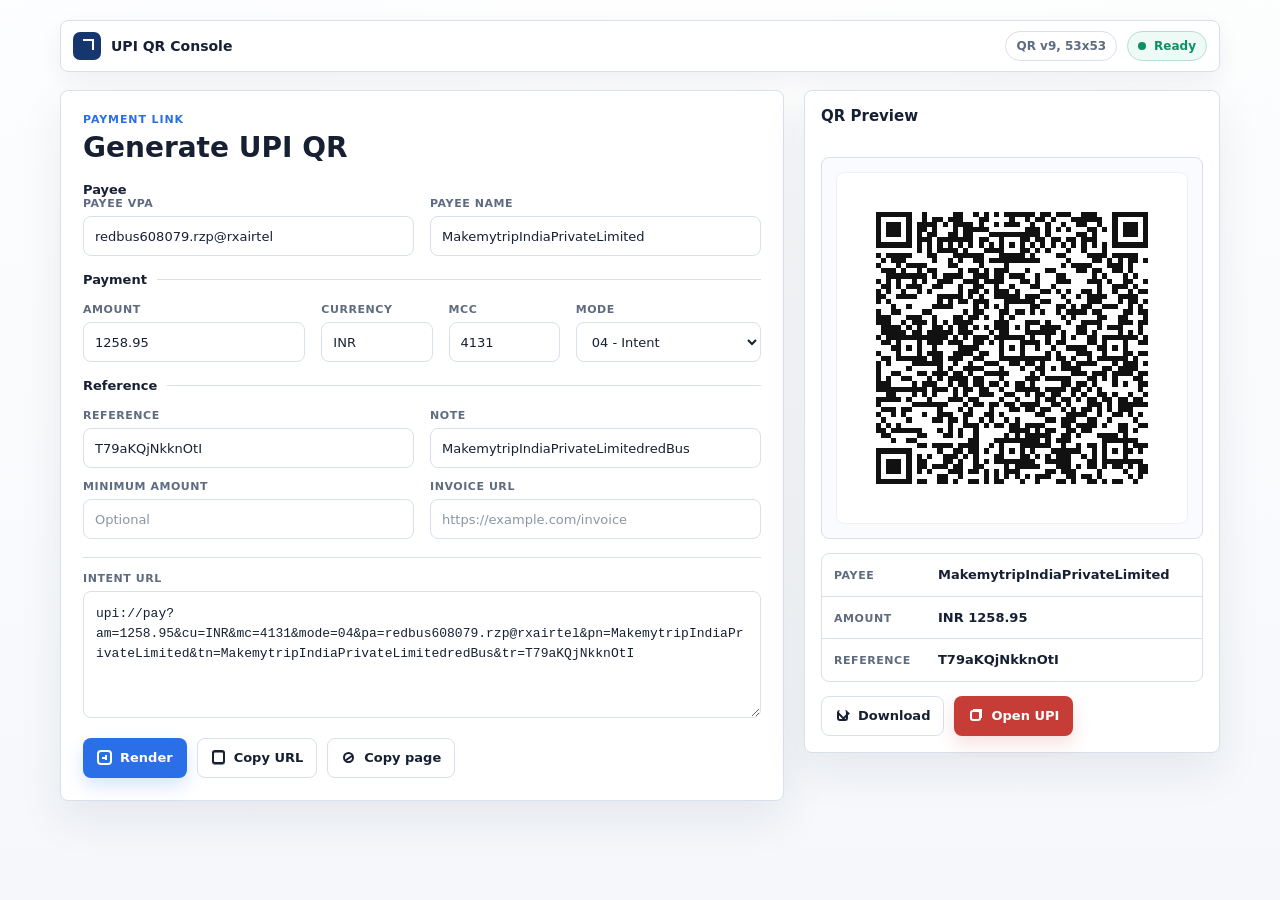
<file: index.html>
<!doctype html>
<html lang="en">
  <head>
    <meta charset="utf-8">
    <meta name="viewport" content="width=device-width, initial-scale=1">
    <meta name="color-scheme" content="light">
    <title>UPI QR</title>
    <link rel="stylesheet" href="./styles.css?v=20260629-pro1">
  </head>
  <body>
    <main class="shell">
      <header class="topbar">
        <div class="brand">
          <span class="brand-mark" aria-hidden="true"></span>
          <span>UPI QR Console</span>
        </div>
        <div class="topbar-right">
          <span id="version" class="version"></span>
          <div class="status-pill" aria-live="polite">
            <span class="status-dot" aria-hidden="true"></span>
            <span id="status">Ready</span>
          </div>
        </div>
      </header>

      <section class="workspace" aria-labelledby="title">
        <div class="editor">
          <div class="title-row">
            <p class="eyebrow">Payment link</p>
            <h1 id="title">Generate UPI QR</h1>
          </div>

          <form id="intent-form" class="intent-form" novalidate>
            <fieldset>
              <legend>Payee</legend>
              <div class="field-grid">
                <label>
                  <span>Payee VPA</span>
                  <input id="field-pa" name="pa" autocomplete="off" placeholder="merchant@bank">
                </label>
                <label>
                  <span>Payee name</span>
                  <input id="field-pn" name="pn" autocomplete="off" placeholder="Merchant name">
                </label>
              </div>
            </fieldset>

            <fieldset>
              <legend>Payment</legend>
              <div class="field-grid payment-grid">
                <label>
                  <span>Amount</span>
                  <input id="field-am" name="am" inputmode="decimal" autocomplete="off" placeholder="100.00">
                </label>
                <label>
                  <span>Currency</span>
                  <input id="field-cu" name="cu" autocomplete="off" maxlength="3" placeholder="INR">
                </label>
                <label>
                  <span>MCC</span>
                  <input id="field-mc" name="mc" inputmode="numeric" autocomplete="off" maxlength="4" placeholder="5411">
                </label>
                <label>
                  <span>Mode</span>
                  <select id="field-mode" name="mode">
                    <option value="">Not set</option>
                    <option value="04">04 - Intent</option>
                    <option value="05">05 - Secure intent</option>
                    <option value="01">01 - Static QR</option>
                    <option value="02">02 - Static secure QR</option>
                    <option value="15">15 - Dynamic QR</option>
                    <option value="16">16 - Dynamic secure QR</option>
                    <option value="22">22 - Online dynamic QR</option>
                    <option value="23">23 - Online dynamic secure QR</option>
                  </select>
                </label>
              </div>
            </fieldset>

            <fieldset>
              <legend>Reference</legend>
              <div class="field-grid">
                <label>
                  <span>Reference</span>
                  <input id="field-tr" name="tr" autocomplete="off" placeholder="Order or bill id">
                </label>
                <label>
                  <span>Note</span>
                  <input id="field-tn" name="tn" autocomplete="off" placeholder="Transaction note">
                </label>
                <label>
                  <span>Minimum amount</span>
                  <input id="field-mam" name="mam" inputmode="decimal" autocomplete="off" placeholder="Optional">
                </label>
                <label>
                  <span>Invoice URL</span>
                  <input id="field-url" name="url" autocomplete="off" placeholder="https://example.com/invoice">
                </label>
              </div>
            </fieldset>
          </form>

          <div class="url-editor">
            <label for="intent">Intent URL</label>
            <textarea id="intent" spellcheck="false" rows="5"></textarea>
          </div>

          <div id="warnings" class="warnings" aria-live="polite"></div>

          <div class="actions">
            <button id="render" class="button primary-action" type="button">
              <span class="button-icon scan-icon" aria-hidden="true"></span>
              <span>Render</span>
            </button>
            <button id="copy-upi" class="button quiet-action" type="button">
              <span class="button-icon copy-icon" aria-hidden="true"></span>
              <span>Copy URL</span>
            </button>
            <button id="copy-page" class="button quiet-action" type="button">
              <span class="button-icon link-icon" aria-hidden="true"></span>
              <span>Copy page</span>
            </button>
          </div>
        </div>

        <aside class="preview" aria-label="Generated QR">
          <div class="preview-header">
            <h2>QR Preview</h2>
          </div>
          <div class="qr-shell">
            <div id="qr" class="qr" role="img" aria-label="QR code for UPI intent"></div>
          </div>
          <dl class="details">
            <div>
              <dt>Payee</dt>
              <dd id="payee">-</dd>
            </div>
            <div>
              <dt>Amount</dt>
              <dd id="amount">-</dd>
            </div>
            <div>
              <dt>Reference</dt>
              <dd id="reference">-</dd>
            </div>
          </dl>
          <div class="actions preview-actions">
            <a id="download" class="button quiet-action" download="upi-qr.svg" href="#">
              <span class="button-icon download-icon" aria-hidden="true"></span>
              <span>Download</span>
            </a>
            <a id="open-upi" class="button danger-action" href="#">
              <span class="button-icon open-icon" aria-hidden="true"></span>
              <span>Open UPI</span>
            </a>
          </div>
        </aside>
      </section>
    </main>

    <script src="./app.js?v=20260629-pro1"></script>
  </body>
</html>
</file>
<file: styles.css>
:root {
  --bg: #f5f7fb;
  --panel: #ffffff;
  --panel-soft: #f9fbfe;
  --ink: #172033;
  --muted: #5e6b80;
  --faint: #8a95a8;
  --line: #d8e0eb;
  --line-strong: #bac7d8;
  --blue: #2b6fe8;
  --blue-dark: #1f55b8;
  --green: #0f8f66;
  --red: #c63d38;
  --amber: #9b640b;
  --amber-bg: #fff8e9;
  --shadow: 0 18px 45px rgba(23, 32, 51, 0.08);
  --shadow-soft: 0 8px 24px rgba(23, 32, 51, 0.06);
  --radius: 8px;
}

* {
  box-sizing: border-box;
}

html {
  min-width: 320px;
}

body {
  min-height: 100vh;
  margin: 0;
  color: var(--ink);
  font-family: -apple-system, BlinkMacSystemFont, "Segoe UI", system-ui, sans-serif;
  background:
    linear-gradient(180deg, rgba(255, 255, 255, 0.9), rgba(245, 247, 251, 0.94)),
    radial-gradient(circle at 16% 0%, rgba(43, 111, 232, 0.08), transparent 32%),
    radial-gradient(circle at 92% 6%, rgba(15, 143, 102, 0.08), transparent 28%),
    var(--bg);
}

button,
input,
select,
textarea,
a {
  font: inherit;
}

.shell {
  width: min(1160px, calc(100vw - 32px));
  margin: 0 auto;
  padding: 20px 0 32px;
}

.topbar {
  display: flex;
  min-height: 52px;
  align-items: center;
  justify-content: space-between;
  gap: 16px;
  margin-bottom: 18px;
  border: 1px solid var(--line);
  border-radius: var(--radius);
  padding: 10px 12px;
  background: rgba(255, 255, 255, 0.92);
  box-shadow: var(--shadow-soft);
}

.brand,
.topbar-right,
.status-pill,
.button,
button {
  display: inline-flex;
  align-items: center;
}

.brand {
  gap: 10px;
  color: var(--ink);
  font-size: 14px;
  font-weight: 600;
}

.brand-mark {
  position: relative;
  width: 28px;
  height: 28px;
  flex: 0 0 28px;
  border-radius: 7px;
  background: #16366f;
}

.brand-mark::after {
  position: absolute;
  top: 7px;
  right: 7px;
  width: 9px;
  height: 9px;
  border: 2px solid #fff;
  border-left: 0;
  border-bottom: 0;
  content: "";
}

.topbar-right {
  gap: 10px;
}

.status-pill,
.version {
  min-height: 30px;
  border-radius: 999px;
  padding: 0 10px;
  font-size: 12px;
  font-weight: 600;
  white-space: nowrap;
}

.status-pill {
  gap: 8px;
  border: 1px solid #b7dfcf;
  color: var(--green);
  background: #eefaf5;
}

.status-pill:has(.error) {
  border-color: #eeb9b6;
  color: var(--red);
  background: #fff1f0;
}

.status-dot {
  width: 8px;
  height: 8px;
  border-radius: 50%;
  background: currentColor;
}

.version {
  display: inline-flex;
  align-items: center;
  border: 1px solid var(--line);
  color: var(--muted);
  background: #fff;
}

.workspace {
  display: grid;
  grid-template-columns: minmax(0, 1fr) 416px;
  gap: 20px;
  align-items: start;
}

.editor,
.preview {
  border: 1px solid var(--line);
  border-radius: var(--radius);
  background: var(--panel);
  box-shadow: var(--shadow);
}

.editor {
  padding: 22px;
}

.preview {
  position: sticky;
  top: 20px;
  display: flex;
  flex-direction: column;
  gap: 14px;
  padding: 16px;
}

.title-row,
.preview-header {
  margin-bottom: 18px;
}

.eyebrow {
  margin: 0 0 6px;
  color: var(--blue);
  font-size: 11px;
  font-weight: 700;
  letter-spacing: 0.08em;
  text-transform: uppercase;
}

h1,
h2 {
  margin: 0;
  color: var(--ink);
  letter-spacing: 0;
}

h1 {
  font-size: 28px;
  font-weight: 600;
  line-height: 1.15;
}

h2 {
  font-size: 15px;
  font-weight: 600;
}

.intent-form {
  display: grid;
  gap: 16px;
}

fieldset {
  min-width: 0;
  margin: 0;
  border: 0;
  border-top: 1px solid var(--line);
  padding: 16px 0 0;
}

fieldset:first-child {
  border-top: 0;
  padding-top: 0;
}

legend {
  padding: 0 10px 0 0;
  color: var(--ink);
  font-size: 13px;
  font-weight: 600;
}

.field-grid {
  display: grid;
  grid-template-columns: repeat(2, minmax(0, 1fr));
  gap: 12px 16px;
}

.payment-grid {
  grid-template-columns: minmax(0, 1.2fr) minmax(90px, 0.6fr) minmax(96px, 0.6fr) minmax(170px, 1fr);
}

label,
dt {
  color: var(--muted);
  font-size: 11px;
  font-weight: 600;
  letter-spacing: 0.05em;
  text-transform: uppercase;
}

label {
  display: grid;
  gap: 6px;
}

input,
select,
textarea {
  width: 100%;
  border: 1px solid var(--line);
  border-radius: var(--radius);
  color: var(--ink);
  background: #fff;
  outline: none;
}

input,
select {
  height: 40px;
  padding: 0 11px;
  font-size: 13px;
  font-weight: 500;
}

textarea {
  min-height: 96px;
  resize: vertical;
  padding: 12px;
  font: 500 13px/1.55 ui-monospace, SFMono-Regular, Menlo, Consolas, "Liberation Mono", monospace;
}

input:hover,
select:hover,
textarea:hover {
  border-color: var(--line-strong);
}

input:focus,
select:focus,
textarea:focus {
  border-color: var(--blue);
  box-shadow: 0 0 0 3px rgba(43, 111, 232, 0.12);
}

input::placeholder,
textarea::placeholder {
  color: var(--faint);
  font-weight: 400;
}

.url-editor {
  margin-top: 18px;
  border-top: 1px solid var(--line);
  padding-top: 14px;
}

.url-editor label {
  margin-bottom: 6px;
}

.warnings {
  display: none;
  margin-top: 14px;
  border: 1px solid #efd19c;
  border-radius: var(--radius);
  padding: 12px 14px;
  color: var(--amber);
  background: var(--amber-bg);
  font-size: 12px;
  font-weight: 500;
  line-height: 1.45;
}

.warnings.visible {
  display: block;
}

.warnings strong {
  font-weight: 600;
}

.warnings ul {
  margin: 8px 0 0;
  padding-left: 18px;
}

.warnings li + li {
  margin-top: 4px;
}

.actions {
  display: flex;
  flex-wrap: wrap;
  gap: 10px;
  margin-top: 16px;
}

button,
.button {
  min-height: 40px;
  justify-content: center;
  gap: 8px;
  border: 1px solid transparent;
  border-radius: var(--radius);
  padding: 0 13px;
  cursor: pointer;
  text-decoration: none;
  font-size: 13px;
  font-weight: 600;
  line-height: 1;
}

.primary-action {
  color: #fff;
  background: var(--blue);
  box-shadow: 0 8px 18px rgba(43, 111, 232, 0.18);
}

.primary-action:hover {
  background: var(--blue-dark);
}

.quiet-action {
  border-color: var(--line);
  color: var(--ink);
  background: #fff;
}

.quiet-action:hover {
  border-color: var(--line-strong);
  background: var(--panel-soft);
}

.danger-action {
  color: #fff;
  background: var(--red);
  box-shadow: 0 8px 18px rgba(198, 61, 56, 0.16);
}

.danger-action:hover {
  background: #a8302c;
}

.button-icon {
  position: relative;
  width: 15px;
  height: 15px;
  flex: 0 0 15px;
}

.scan-icon {
  border: 2px solid currentColor;
  border-radius: 4px;
}

.scan-icon::before,
.scan-icon::after {
  position: absolute;
  background: currentColor;
  content: "";
}

.scan-icon::before {
  width: 5px;
  height: 2px;
  top: 5px;
  left: 3px;
}

.scan-icon::after {
  width: 2px;
  height: 5px;
  right: 3px;
  bottom: 3px;
}

.copy-icon::before,
.copy-icon::after {
  position: absolute;
  border: 2px solid currentColor;
  border-radius: 3px;
  content: "";
}

.copy-icon::before {
  width: 9px;
  height: 10px;
  right: 1px;
  bottom: 1px;
}

.copy-icon::after {
  width: 9px;
  height: 10px;
  top: 1px;
  left: 1px;
  opacity: 0.55;
}

.link-icon::before,
.download-icon::before,
.open-icon::before {
  position: absolute;
  inset: 2px;
  border: 2px solid currentColor;
  border-radius: 999px;
  content: "";
}

.link-icon::after {
  position: absolute;
  width: 8px;
  height: 2px;
  top: 7px;
  left: 4px;
  background: currentColor;
  content: "";
  transform: rotate(-35deg);
}

.download-icon::before {
  border-radius: 3px;
  border-top: 0;
}

.download-icon::after {
  position: absolute;
  width: 7px;
  height: 7px;
  top: 1px;
  left: 4px;
  border-right: 2px solid currentColor;
  border-bottom: 2px solid currentColor;
  content: "";
  transform: rotate(45deg);
}

.open-icon::before {
  border-radius: 3px;
}

.open-icon::after {
  position: absolute;
  width: 7px;
  height: 7px;
  top: 1px;
  right: 1px;
  border-top: 2px solid currentColor;
  border-right: 2px solid currentColor;
  content: "";
}

.qr-shell {
  border: 1px solid var(--line);
  border-radius: var(--radius);
  padding: 14px;
  background: var(--panel-soft);
}

.qr {
  display: grid;
  aspect-ratio: 1;
  width: 100%;
  min-height: 286px;
  place-items: center;
  border: 1px solid #edf1f7;
  border-radius: var(--radius);
  padding: 18px;
  background: #fff;
}

.qr svg {
  display: block;
  width: 100%;
  height: 100%;
}

.details {
  display: grid;
  gap: 0;
  margin: 0;
  border: 1px solid var(--line);
  border-radius: var(--radius);
  overflow: hidden;
  background: #fff;
}

.details div {
  display: grid;
  grid-template-columns: 94px minmax(0, 1fr);
  gap: 10px;
  align-items: baseline;
  border-bottom: 1px solid var(--line);
  padding: 12px;
}

.details div:last-child {
  border-bottom: 0;
}

dd {
  min-width: 0;
  margin: 0;
  overflow-wrap: anywhere;
  color: var(--ink);
  font-size: 13px;
  font-weight: 600;
  line-height: 1.35;
}

.preview-actions {
  margin-top: 0;
}

@media (max-width: 980px) {
  .workspace {
    grid-template-columns: 1fr;
  }

  .preview {
    position: static;
  }
}

@media (max-width: 720px) {
  .shell {
    width: min(100vw - 24px, 560px);
    padding: 12px 0 18px;
  }

  .topbar {
    align-items: flex-start;
  }

  .topbar-right {
    flex-wrap: wrap;
    justify-content: flex-end;
  }

  .editor,
  .preview {
    padding: 16px;
  }

  .intent-form {
    gap: 14px;
  }

  fieldset {
    padding-top: 14px;
  }

  h1 {
    font-size: 24px;
  }

  .field-grid,
  .payment-grid {
    grid-template-columns: 1fr;
    gap: 10px;
  }

  input,
  select {
    height: 38px;
  }

  textarea {
    min-height: 92px;
    line-height: 1.45;
  }

  .url-editor {
    margin-top: 16px;
    padding-top: 12px;
  }

  .actions {
    gap: 8px;
    margin-top: 14px;
  }

  button,
  .button {
    min-height: 38px;
  }

  .qr {
    min-height: 256px;
  }

  .details div {
    grid-template-columns: 1fr;
    gap: 5px;
  }
}
</file>
